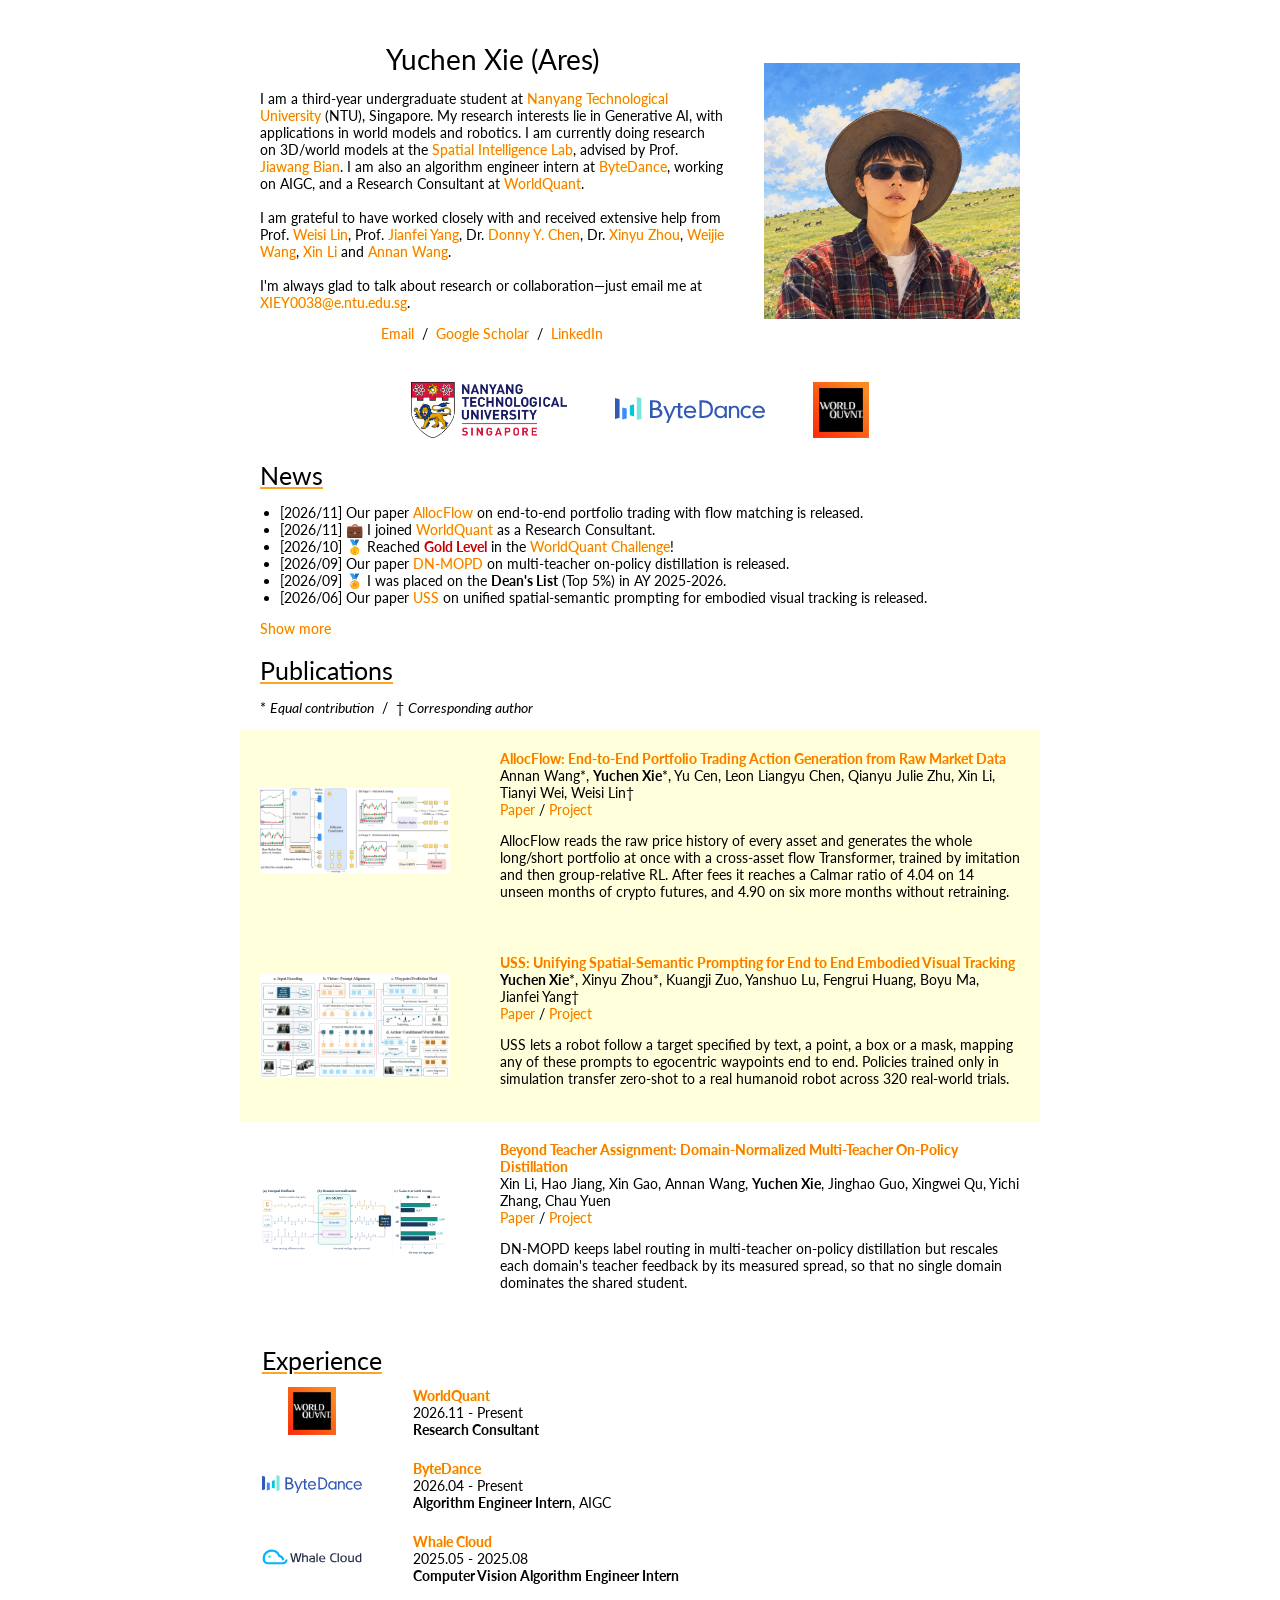
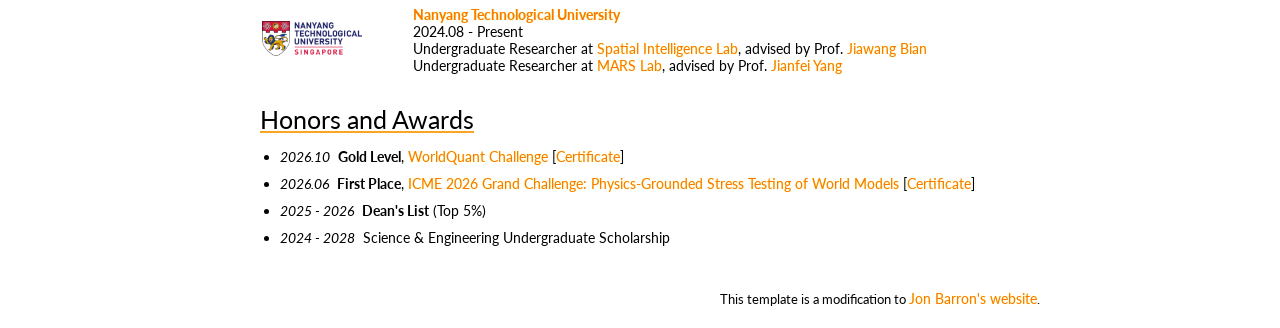
<file: index.html>
<!DOCTYPE HTML>
<html lang="en">

<head>
  <meta http-equiv="Content-Type" content="text/html; charset=UTF-8">
  <title>Xie Yuchen (Ares)</title>
  <meta name="author" content="Yuchen Xie">
  <meta name="description" content="Homepage of Xie Yuchen (Yuchen Xie, Ares), undergraduate researcher at Nanyang Technological University (NTU), Singapore, working on generative AI, world models and robotics.">
  <meta name="viewport" content="width=device-width, initial-scale=1">
  <link rel="canonical" href="https://aresxie.top/">
  <meta property="og:type" content="profile">
  <meta property="og:url" content="https://aresxie.top/">
  <meta property="og:title" content="Xie Yuchen (Ares)">
  <meta property="og:description" content="Undergraduate researcher at Nanyang Technological University (NTU) working on generative AI, world models and robotics.">
  <meta property="og:image" content="https://aresxie.top/images/main.jpg">
  <meta property="profile:first_name" content="Yuchen">
  <meta property="profile:last_name" content="Xie">
  <meta name="twitter:card" content="summary">
  <script type="application/ld+json">
  {
    "@context": "https://schema.org",
    "@type": "ProfilePage",
    "url": "https://aresxie.top/",
    "mainEntity": {
      "@type": "Person",
      "name": "Yuchen Xie",
      "alternateName": ["Xie Yuchen", "Ares Xie", "Ares"],
      "givenName": "Yuchen",
      "familyName": "Xie",
      "url": "https://aresxie.top/",
      "image": "https://aresxie.top/images/main.jpg",
      "email": "mailto:XIEY0038@e.ntu.edu.sg",
      "jobTitle": "Undergraduate Researcher",
      "affiliation": {
        "@type": "CollegeOrUniversity",
        "name": "Nanyang Technological University",
        "alternateName": "NTU",
        "url": "https://www.ntu.edu.sg/"
      },
      "knowsAbout": ["Generative AI", "World models", "Robotics", "Embodied visual tracking"],
      "sameAs": [
        "https://scholar.google.com/citations?user=Syh05DQAAAAJ",
        "https://www.linkedin.com/in/yuchen-xie-25627932a"
      ]
    }
  }
  </script>
  <link rel="stylesheet" type="text/css" href="stylesheet.css">
  <link rel="icon" type="image/jpeg" href="images/logo/favicon.jpg">
  <link rel="apple-touch-icon" href="images/logo/favicon.jpg">
</head>

<body>
  <table
    style="width:100%;max-width:800px;border:0px;border-spacing:0px;border-collapse:separate;margin-right:auto;margin-left:auto;">
    <tbody>
      <tr style="padding:0px">
        <td style="padding:0px">

          <!-- Intro -->
          <table class="intro"
            style="width:100%;border:0px;border-spacing:0px;border-collapse:separate;margin-right:auto;margin-left:auto;">
            <tbody>
              <tr style="padding:0px">
                <td style="padding:2.5%;width:63%;vertical-align:middle">
                  <p style="text-align:center">
                    <name>Yuchen Xie (Ares)</name>
                  </p>
                  <p>
                    I am a third-year undergraduate student at <a href="https://www.ntu.edu.sg/" target="_blank">Nanyang
                      Technological University</a> (NTU), Singapore. My research interests lie in
                    Generative AI, with applications in world models and robotics.
                    I am currently doing research on 3D/world models at the <a href="https://jwbian.net/group.html" target="_blank">Spatial Intelligence Lab</a>, advised
                    by Prof. <a href="https://jwbian.net/" target="_blank">Jiawang Bian</a>.
                    I am also an algorithm engineer intern at <a href="https://www.bytedance.com/en/"
                      target="_blank">ByteDance</a>, working on AIGC, and a Research Consultant at
                    <a href="https://www.worldquant.com/" target="_blank">WorldQuant</a>.
                    <br><br>
                    I am grateful to have worked closely with and received extensive help from Prof. <a
                      href="https://personal.ntu.edu.sg/wslin/"
                      target="_blank">Weisi Lin</a>, Prof. <a href="https://marsyang.site/" target="_blank">Jianfei
                      Yang</a>, Dr. <a href="https://donydchen.github.io/" target="_blank">Donny Y. Chen</a>, Dr. <a
                      href="https://scholar.google.com/citations?user=Zdm-YgkAAAAJ&hl=en" target="_blank">Xinyu
                      Zhou</a>, <a href="https://lhmd.top/" target="_blank">Weijie Wang</a>, <a href="https://lixin.ai/"
                      target="_blank">Xin Li</a> and <a href="https://scholar.google.com/citations?user=vZn0gL8AAAAJ&hl=en"
                      target="_blank">Annan Wang</a>.
                    <br><br>
                    I'm always glad to talk about research or collaboration&mdash;just email me at
                    <a href="mailto:XIEY0038@e.ntu.edu.sg">XIEY0038@e.ntu.edu.sg</a>.
                  </p>
                  <p style="text-align:center">
                    <a href="mailto:XIEY0038@e.ntu.edu.sg">Email</a> &nbsp;/&nbsp;
                    <a href="https://scholar.google.com/citations?user=Syh05DQAAAAJ&hl=en" target="_blank">Google Scholar</a> &nbsp;/&nbsp;
                    <a href="https://www.linkedin.com/in/yuchen-xie-25627932a" target="_blank">LinkedIn</a>
                  </p>
                </td>
                <td class="photo" style="padding:2.5%;width:37%;max-width:37%">
                  <a href="images/main.jpg"><img style="width:100%;max-width:100%" alt="Yuchen Xie (Ares)"
                      src="images/main.jpg"></a>
                </td>
              </tr>
            </tbody>
          </table>

          <!-- Affiliation logos -->
          <div class="logo-row">
            <a href="https://www.ntu.edu.sg/" target="_blank">
              <img class="logo-ntu" src="images/logo/ntu.png" alt="Nanyang Technological University">
            </a>
            <a href="https://www.bytedance.com/en/" target="_blank">
              <img class="logo-bytedance" src="images/logo/bytedance.svg" alt="ByteDance">
            </a>
            <a href="https://www.worldquant.com/" target="_blank">
              <img class="logo-worldquant" src="images/logo/worldquant.png" alt="WorldQuant">
            </a>
          </div>

          <!-- News -->
          <table
            style="width:100%;border:0px;border-spacing:0px;border-collapse:separate;margin-right:auto;margin-left:auto;">
            <tbody>
              <tr>
                <td style="padding:0px 2.5%;width:100%;vertical-align:middle">
                  <heading>News</heading>
                  <ul id="news-list" class="news-list" data-visible-count="6">
                    <li>[2026/11] Our paper <a href="https://allocflow.github.io/" target="_blank">AllocFlow</a> on
                      end-to-end portfolio trading with flow matching is released.</li>
                    <li>[2026/11] 💼 I joined <a href="https://www.worldquant.com/" target="_blank">WorldQuant</a> as a
                      Research Consultant.</li>
                    <li>[2026/10] 🥇 Reached <span class="paper-highlight">Gold Level</span> in the <a href="https://platform.worldquantbrain.com/" target="_blank">WorldQuant Challenge</a>!</li>
                    <li>[2026/09] Our paper <a href="https://lixin.ai/DN-MOPD" target="_blank">DN-MOPD</a> on
                      multi-teacher on-policy distillation is released.</li>
                    <li>[2026/09] 🏅 I was placed on the <strong>Dean's List</strong> (Top 5%) in AY 2025-2026.</li>
                    <li>[2026/06] Our paper <a href="https://arescheah.github.io/uss/"
                        target="_blank">USS</a> on unified spatial-semantic prompting for embodied visual tracking is
                      released.</li>
                    <li>[2026/06] 🏆 Won <span class="paper-highlight">First Place</span> in the <a
                        href="https://icme2026-challenge-worldmodel.github.io/" target="_blank">ICME 2026 Grand
                        Challenge: Physics-Grounded Stress Testing of World Models</a>!</li>
                    <li>[2026/04] 💼 I joined <a href="https://www.bytedance.com/en/" target="_blank">ByteDance</a> as
                      an algorithm engineer intern, working on AIGC.</li>
                    <li>[2025/05] 💼 I joined <a href="https://www.iwhalecloud.com/" target="_blank">Whale Cloud</a> as
                      a computer vision algorithm engineer intern.</li>
                  </ul>
                  <button id="news-toggle" class="news-toggle" type="button" hidden>Show more</button>
                </td>
              </tr>
            </tbody>
          </table>

          <!-- Publications -->
          <table
            style="width:100%;border:0px;border-spacing:0px;border-collapse:separate;margin-right:auto;margin-left:auto;">
            <tbody>
              <tr>
                <td colspan="2" style="padding:0px 2.5%">
                  <heading>Publications</heading>
                  <p>
                    <span>&#42;</span> <em>Equal contribution</em> &nbsp;/&nbsp; <span>&#8224;</span>
                    <em>Corresponding author</em>
                  </p>
                </td>
              </tr>

              <tr class="paper-row" bgcolor="#ffffdc">
                <td style="padding:20px;width:30%;vertical-align:middle">
                  <img class="paper-img" src="images/allocflow.jpg" alt="AllocFlow overview">
                </td>
                <td style="padding:20px;width:70%;vertical-align:middle">
                  <a href="https://allocflow.github.io/" target="_blank">
                    <papertitle>AllocFlow: End-to-End Portfolio Trading Action Generation from Raw Market Data
                    </papertitle>
                  </a>
                  <br>
                  <a class="a2" href="https://scholar.google.com/citations?user=vZn0gL8AAAAJ&hl=en" target="_blank">Annan Wang</a><span>&#42;</span>,
                  <a class="a2" href="./"><strong>Yuchen Xie</strong></a><span>&#42;</span>,
                  <a class="a2" href="https://www.linkedin.com/in/yu-cen-2999691a1/" target="_blank">Yu Cen</a>,
                  <a class="a2" href="https://cliangyu.com/" target="_blank">Leon Liangyu Chen</a>,
                  <a class="a2" href="https://qianyu-zhu.github.io/" target="_blank">Qianyu Julie Zhu</a>,
                  <a class="a2" href="https://lixin.ai/" target="_blank">Xin Li</a>,
                  <a class="a2" href="https://wtybest.github.io/" target="_blank">Tianyi Wei</a>,
                  <a class="a2" href="https://personal.ntu.edu.sg/wslin/Home.html" target="_blank">Weisi Lin</a><span>&#8224;</span>
                  <br>
                  <a href="https://arxiv.org/abs/2611.19937" target="_blank">Paper</a>
                  /
                  <a href="https://allocflow.github.io/" target="_blank">Project</a>
                  <p></p>
                  <p>
                    AllocFlow reads the raw price history of every asset and generates the whole long/short portfolio
                    at once with a cross-asset flow Transformer, trained by imitation and then group-relative RL. After
                    fees it reaches a Calmar ratio of 4.04 on 14 unseen months of crypto futures, and 4.90 on six more
                    months without retraining.
                  </p>
                </td>
              </tr>

              <tr class="paper-row" bgcolor="#ffffdc">
                <td style="padding:20px;width:30%;vertical-align:middle">
                  <img class="paper-img" src="images/uss.png" alt="USS method">
                </td>
                <td style="padding:20px;width:70%;vertical-align:middle">
                  <a href="https://arescheah.github.io/uss/" target="_blank">
                    <papertitle>USS: Unifying Spatial-Semantic Prompting for End to End Embodied Visual Tracking
                    </papertitle>
                  </a>
                  <br>
                  <a class="a2" href="./"><strong>Yuchen Xie</strong></a><span>&#42;</span>,
                  <a class="a2" href="https://scholar.google.com/citations?user=Zdm-YgkAAAAJ&hl=en" target="_blank">Xinyu Zhou</a><span>&#42;</span>,
                  Kuangji Zuo,
                  Yanshuo Lu,
                  Fengrui Huang,
                  Boyu Ma,
                  <a class="a2" href="https://marsyang.site/" target="_blank">Jianfei Yang</a><span>&#8224;</span>
                  <br>
                  <a href="https://arxiv.org/abs/2606.25880" target="_blank">Paper</a>
                  /
                  <a href="https://arescheah.github.io/uss/" target="_blank">Project</a>
                  <p></p>
                  <p>
                    USS lets a robot follow a target specified by text, a point, a box or a mask, mapping any of
                    these prompts to egocentric waypoints end to end. Policies trained only in simulation transfer
                    zero-shot to a real humanoid robot across 320 real-world trials.
                  </p>
                </td>
              </tr>

              <tr class="paper-row">
                <td style="padding:20px;width:30%;vertical-align:middle">
                  <img class="paper-img" src="images/dn-mopd.svg" alt="DN-MOPD overview">
                </td>
                <td style="padding:20px;width:70%;vertical-align:middle">
                  <a href="https://lixin.ai/DN-MOPD" target="_blank">
                    <papertitle>Beyond Teacher Assignment: Domain-Normalized Multi-Teacher On-Policy Distillation
                    </papertitle>
                  </a>
                  <br>
                  <a class="a2" href="https://lixin.ai/" target="_blank">Xin Li</a>,
                  Hao Jiang,
                  Xin Gao,
                  <a class="a2" href="https://scholar.google.com/citations?user=vZn0gL8AAAAJ&hl=en" target="_blank">Annan Wang</a>,
                  <a class="a2" href="./"><strong>Yuchen Xie</strong></a>,
                  Jinghao Guo,
                  Xingwei Qu,
                  Yichi Zhang,
                  Chau Yuen
                  <br>
                  <a href="https://arxiv.org/abs/2609.35347" target="_blank">Paper</a>
                  /
                  <a href="https://lixin.ai/DN-MOPD" target="_blank">Project</a>
                  <p></p>
                  <p>
                    DN-MOPD keeps label routing in multi-teacher on-policy distillation but rescales each domain's
                    teacher feedback by its measured spread, so that no single domain dominates the shared student.
                  </p>
                </td>
              </tr>
            </tbody>
          </table>

          <!-- Experience -->
          <table width="100%" align="center" border="0" cellpadding="10">
            <tbody>
              <tr>
                <td colspan="2" style="padding:0px 2.5%">
                  <heading>Experience</heading>
                </td>
              </tr>
              <tr>
                <td style="padding-left:20px;padding-right:20px;width:20%;vertical-align:middle">
                  <img class="exp-logo exp-logo-square" src="images/logo/worldquant.png" alt="WorldQuant">
                </td>
                <td width="80%" valign="center">
                  <strong><a href="https://www.worldquant.com/" target="_blank">WorldQuant</a></strong>
                  <br> 2026.11 - Present
                  <br> <strong>Research Consultant</strong>
                </td>
              </tr>
              <tr>
                <td style="padding-left:20px;padding-right:20px;width:20%;vertical-align:middle">
                  <img class="exp-logo" src="images/logo/bytedance.svg" alt="ByteDance">
                </td>
                <td width="80%" valign="center">
                  <strong><a href="https://www.bytedance.com/en/" target="_blank">ByteDance</a></strong>
                  <br> 2026.04 - Present
                  <br> <strong>Algorithm Engineer Intern</strong>, AIGC
                </td>
              </tr>
              <tr>
                <td style="padding-left:20px;padding-right:20px;width:20%;vertical-align:middle">
                  <img class="exp-logo" src="images/logo/whalecloud.svg" alt="Whale Cloud">
                </td>
                <td width="80%" valign="center">
                  <strong><a href="https://www.iwhalecloud.com/" target="_blank">Whale Cloud</a></strong>
                  <br> 2025.05 - 2025.08
                  <br> <strong>Computer Vision Algorithm Engineer Intern</strong>
                </td>
              </tr>
              <tr>
                <td style="padding-left:20px;padding-right:20px;width:20%;vertical-align:middle">
                  <img class="exp-logo" src="images/logo/ntu.png" alt="Nanyang Technological University">
                </td>
                <td width="80%" valign="center">
                  <strong><a href="https://www.ntu.edu.sg/" target="_blank">Nanyang Technological
                      University</a></strong>
                  <br> 2024.08 - Present
                  <br> Undergraduate Researcher at <a href="https://jwbian.net/group.html" target="_blank">Spatial Intelligence Lab</a>, advised by Prof.
                  <a href="https://jwbian.net/" target="_blank">Jiawang Bian</a>
                  <br> Undergraduate Researcher at <a href="https://marslab.tech/" target="_blank">MARS Lab</a>,
                  advised by Prof. <a href="https://marsyang.site/" target="_blank">Jianfei Yang</a>
                </td>
              </tr>
            </tbody>
          </table>

          <!-- Awards -->
          <table
            style="width:100%;border:0px;border-spacing:0px;border-collapse:separate;margin-right:auto;margin-left:auto;">
            <tbody>
              <tr>
                <td style="padding:0px 2.5%;width:100%;vertical-align:middle">
                  <heading>Honors and Awards</heading>
                  <ul class="news-list awards-list">
                    <li><em>2026.10</em> &nbsp;<strong>Gold Level</strong>, <a href="https://platform.worldquantbrain.com/" target="_blank">WorldQuant Challenge</a>
                      [<a href="images/worldquant_gold_certificate.pdf" target="_blank">Certificate</a>]</li>
                    <li><em>2026.06</em> &nbsp;<strong>First Place</strong>, <a
                        href="https://icme2026-challenge-worldmodel.github.io/" target="_blank">ICME 2026 Grand
                        Challenge: Physics-Grounded Stress Testing of World Models</a>
                      [<a href="images/icme2026_certificate.jpg" target="_blank">Certificate</a>]</li>
                    <li><em>2025 - 2026</em> &nbsp;<strong>Dean's List</strong> (Top 5%)</li>
                    <li><em>2024 - 2028</em> &nbsp;Science &amp; Engineering Undergraduate Scholarship</li>
                  </ul>
                </td>
              </tr>
            </tbody>
          </table>

          <!-- Footer -->
          <table
            style="width:100%;border:0px;border-spacing:0px;border-collapse:separate;margin-right:auto;margin-left:auto;">
            <tbody>
              <tr>
                <td style="padding:0px">
                  <br>
                  <p style="text-align:right;font-size:small;">
                    This template is a modification to <a href="https://jonbarron.info/" target="_blank">Jon Barron's
                      website</a>.
                  </p>
                </td>
              </tr>
            </tbody>
          </table>

        </td>
      </tr>
    </tbody>
  </table>

  <script>
    (function () {
      var newsList = document.getElementById('news-list');
      var newsToggle = document.getElementById('news-toggle');
      if (!newsList || !newsToggle) return;

      var visibleCount = parseInt(newsList.getAttribute('data-visible-count'), 10) || 5;
      var newsItems = Array.prototype.slice.call(newsList.querySelectorAll('li'));
      if (newsItems.length <= visibleCount) return;

      var expanded = false;
      function renderNews() {
        newsItems.forEach(function (item, index) {
          item.hidden = !expanded && index >= visibleCount;
        });
        newsToggle.textContent = expanded ? 'Show less' : 'Show more';
        newsToggle.setAttribute('aria-expanded', String(expanded));
      }

      newsToggle.hidden = false;
      newsToggle.addEventListener('click', function () {
        expanded = !expanded;
        renderNews();
      });
      renderNews();
    })();
  </script>
</body>

</html>
</file>
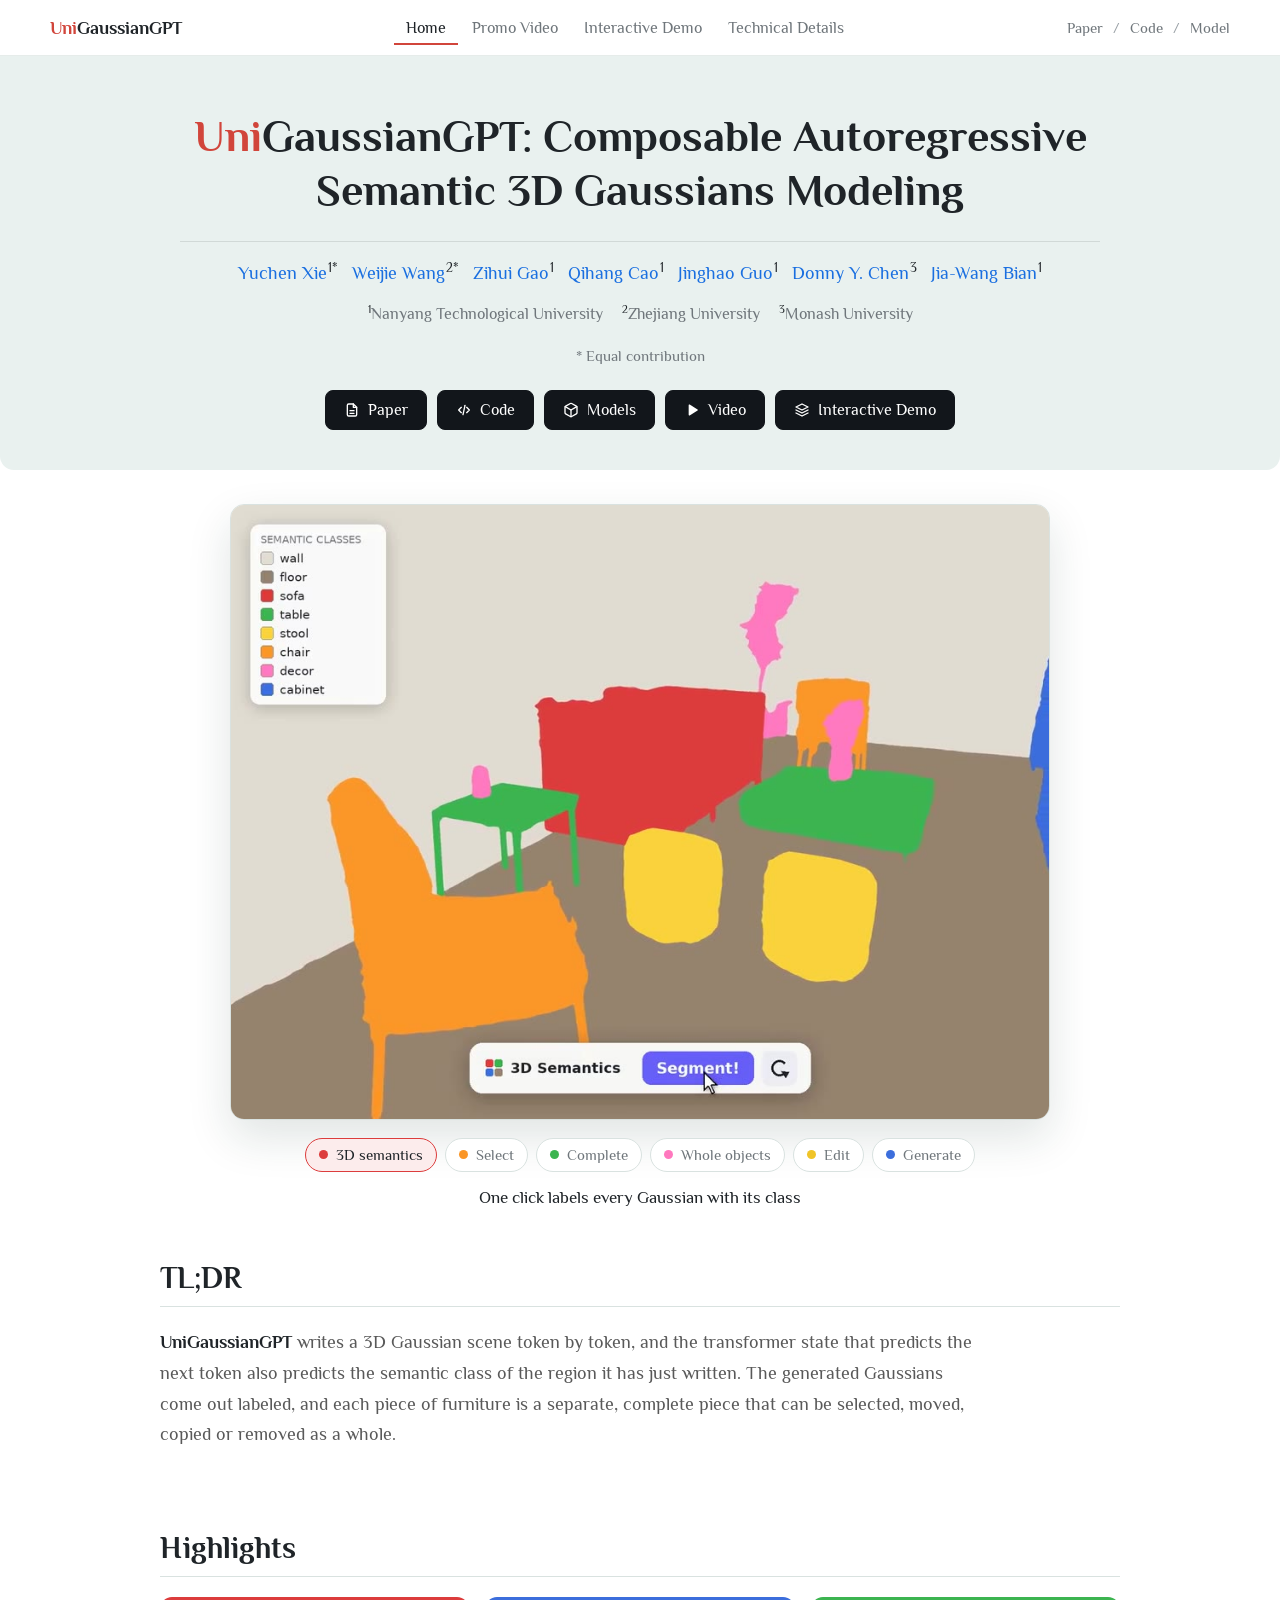
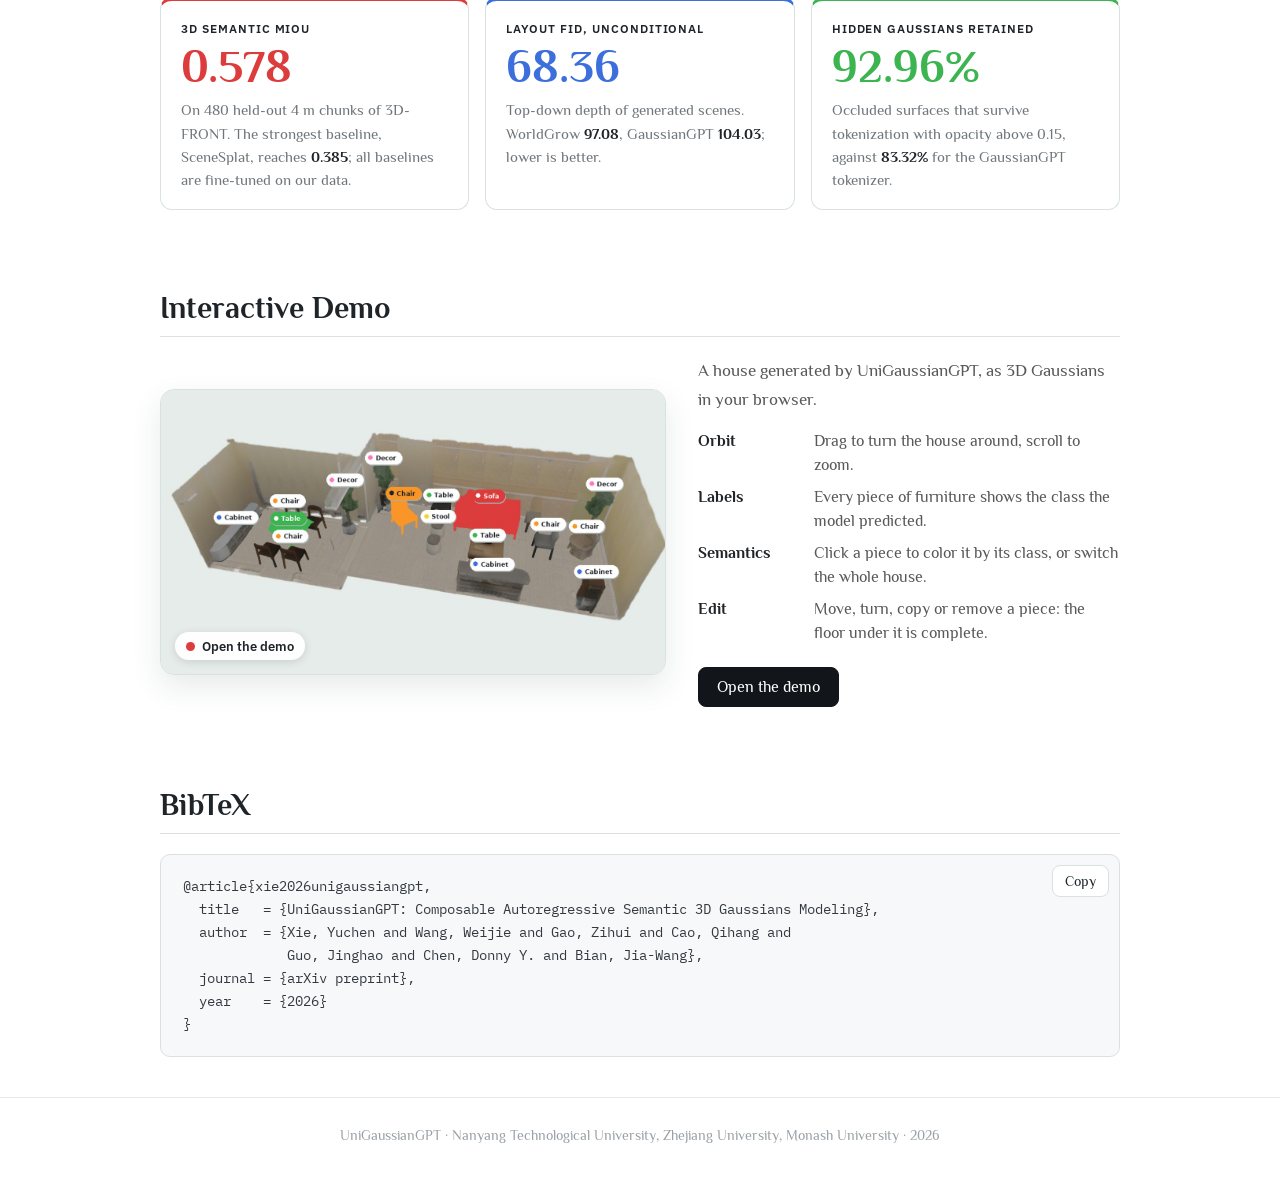
<file: unigaussiangpt/index.html>
<!doctype html>
<html lang="en">
<head>
<meta charset="utf-8">
<meta name="viewport" content="width=device-width, initial-scale=1, viewport-fit=cover">
<title>UniGaussianGPT</title>
<meta name="description" content="UniGaussianGPT: one autoregressive model that generates 3D Gaussian scenes and labels every Gaussian with its semantic class. Promo video, interactive console and technical details.">
<meta name="theme-color" content="#e9f1ef">
<link rel="icon" type="image/svg+xml" href="assets/brand/favicon.svg">
<link rel="preconnect" href="https://fonts.googleapis.com">
<link rel="preconnect" href="https://fonts.gstatic.com" crossorigin>
<link rel="stylesheet" href="https://fonts.googleapis.com/css2?family=Philosopher:ital,wght@0,400;0,700;1,400&family=IBM+Plex+Sans:ital,wght@0,400;0,500;0,600;1,400&family=IBM+Plex+Mono:wght@400;500&display=swap">
<link rel="stylesheet" href="assets/vendor/katex/katex.min.css">
<style>
*, *::before, *::after { box-sizing: border-box; }
/* Light academic style after Weijie Wang's project pages (VolSplat, ZPressor, DriveGen3D): a pale
   tinted band for the title block, the method's name keyed in colour, blue author links, black
   buttons, Philosopher type, grey body text, section headings over a rule. */
:root {
  color-scheme: light;
  --bg: #ffffff;
  --band: #e9f1ef;
  --surface: #f5f8f7;
  --surface-2: #eef3f2;
  --line: #d9e2e0;
  --line-soft: #e6ecea;
  --ink: #1f2428;
  --text: #595959;
  --muted: #6f767b;
  --faint: #9aa1a6;
  --link: #1a6fe0;
  --key: #d1453b;
  --accent: #13836f;
  --btn: #12161b;
  --best: rgba(19, 131, 111, 0.13);
  --ours: rgba(250, 150, 40, 0.12);
  --serif: "Philosopher", "Optima", "Candara", "Segoe UI", system-ui, sans-serif;
  --display: var(--serif);
  --body: var(--serif);
  --ui: "IBM Plex Sans", "Segoe UI", system-ui, -apple-system, sans-serif;
  --mono: "IBM Plex Mono", ui-monospace, "SF Mono", Menlo, Consolas, monospace;
  --nav-h: 56px;
  --ease: cubic-bezier(0.2, 0.7, 0.2, 1);
  --wrap: min(960px, 100% - 32px);
  --c-sofa: rgb(220, 60, 60); --c-chair: rgb(250, 150, 40); --c-stool: rgb(240, 196, 40); --c-table: rgb(60, 180, 80);
  --c-cabinet: rgb(60, 110, 220); --c-decor: rgb(255, 120, 190); --c-floor: rgb(150, 130, 110);
}
html { background: var(--bg); scroll-behavior: smooth; }
body { margin: 0; background: var(--bg); color: var(--text); font: 400 17px/1.7 var(--body); -webkit-font-smoothing: antialiased; }
img, video, canvas { max-width: 100%; display: block; }
a { color: var(--link); text-decoration: none; }
a:hover { text-decoration: underline; }
:focus-visible { outline: 2px solid var(--link); outline-offset: 3px; border-radius: 4px; }
[hidden] { display: none !important; }
.wrap { width: var(--wrap); margin-inline: auto; }
h1, h2, h3 { font-family: var(--display); font-weight: 700; color: var(--ink); letter-spacing: 0; line-height: 1.2; text-wrap: balance; margin: 0; }
p { margin: 0; }
b, strong { color: #3d4246; }
.eyebrow { font: 600 12px/1 var(--ui); letter-spacing: 0.12em; text-transform: uppercase; color: var(--accent); }
.sr-only { position: absolute; width: 1px; height: 1px; overflow: hidden; clip: rect(0 0 0 0); white-space: nowrap; }
.key { color: var(--key); }

/* ---------- nav */
.site-nav { position: fixed; inset: 0 0 auto 0; z-index: 50; height: calc(var(--nav-h) + env(safe-area-inset-top, 0px)); padding: env(safe-area-inset-top, 0px) max(16px, calc((100% - 1180px) / 2)) 0;
  display: flex; align-items: center; gap: 24px; background: rgba(255, 255, 255, 0.86); backdrop-filter: blur(12px) saturate(150%); -webkit-backdrop-filter: blur(12px) saturate(150%); border-bottom: 1px solid var(--line-soft); }
.wordmark { font: 700 18px/1 var(--display); color: var(--ink); white-space: nowrap; }
.wordmark:hover { text-decoration: none; }
.site-nav-links { display: flex; gap: 2px; margin-inline: auto; }
.site-nav-links a { font: 400 16px/1 var(--body); color: var(--muted); padding: 9px 12px; border-radius: 8px; white-space: nowrap; transition: color .2s, background .2s; }
.site-nav-links a:hover { color: var(--ink); background: var(--surface); text-decoration: none; }
.site-nav-links a[aria-current="page"] { color: var(--ink); box-shadow: inset 0 -2px 0 var(--key); border-radius: 0; }
.site-nav-side { display: flex; align-items: center; gap: 10px; font: 400 15px/1 var(--body); color: var(--faint); }
.site-nav-side a { color: var(--muted); }
.site-nav-side a:hover { color: var(--ink); text-decoration: none; }
@media (max-width: 860px) {
  .site-nav { flex-wrap: wrap; height: auto; padding-block: calc(10px + env(safe-area-inset-top, 0px)) 6px; row-gap: 4px; }
  .site-nav-links { order: 3; width: 100%; margin: 0; overflow-x: auto; }
  .site-nav-side { margin-left: auto; }
}
main.page-view { padding-top: var(--nav-h); min-height: 100vh; }
@media (max-width: 860px) { main.page-view { padding-top: 96px; } }

/* ---------- title band */
.band { background: var(--band); border-radius: 0 0 14px 14px; padding: 54px 16px 40px; }
.band-inner { width: min(920px, 100%); margin-inline: auto; text-align: center; display: grid; gap: 14px; justify-items: center; }
.title { font: 700 clamp(28px, 4.2vw, 44px)/1.22 var(--display); color: var(--ink); max-width: 900px; }
.band hr { width: 100%; border: 0; border-top: 1px solid rgba(0, 0, 0, 0.1); margin: 10px 0 4px; }
.authors { display: flex; flex-wrap: wrap; justify-content: center; gap: 2px 14px; font: 400 clamp(16px, 1.7vw, 18px)/1.5 var(--body); max-width: 860px; }
.authors a { color: var(--link); }
.authors sup, .affiliations sup { font: 400 0.7em/0 var(--body); color: var(--ink); margin-left: 1px; }
.affiliations { display: flex; flex-wrap: wrap; justify-content: center; gap: 2px 18px; color: var(--muted); font-size: 16px; }
.author-notes { color: var(--muted); font-size: 15px; }
.resource-links { display: flex; flex-wrap: wrap; justify-content: center; gap: 10px; margin-top: 8px; }
.btn { display: inline-flex; align-items: center; gap: 8px; height: 40px; padding: 0 18px; border-radius: 8px; border: 1px solid var(--btn); background: var(--btn); color: #fff;
  font: 400 16px/1 var(--body); cursor: pointer; transition: background .2s, transform .2s var(--ease), box-shadow .2s; }
.btn:hover { background: #2b323a; text-decoration: none; box-shadow: 0 6px 16px rgba(18, 22, 27, 0.18); }
.btn:active { transform: translateY(1px); }
.btn svg { width: 16px; height: 16px; flex: none; }
.btn.light { background: #fff; color: var(--ink); border-color: var(--line); }
.btn.light:hover { background: var(--surface); box-shadow: none; }

/* ---------- highlights video (autoplays under the title band) */
.hl { padding-block: 34px 8px; }
.hl-frame { margin: 0 auto; width: min(820px, 100%); border-radius: 14px; overflow: hidden; background: #fff; border: 1px solid var(--line); box-shadow: 0 18px 44px rgba(26, 52, 48, 0.13); }
.hl-frame video { width: 100%; aspect-ratio: 4 / 3; }
.steps { display: flex; flex-wrap: wrap; justify-content: center; gap: 8px; margin-top: 18px; }
.steps button { position: relative; overflow: hidden; display: inline-flex; align-items: center; gap: 8px; height: 34px; padding: 0 13px; border-radius: 999px; border: 1px solid var(--line); background: #fff;
  color: var(--muted); font: 400 15px/1 var(--body); cursor: pointer; transition: color .2s, border-color .2s, background .2s; }
.steps button i { width: 9px; height: 9px; border-radius: 50%; background: var(--dot); flex: none; }
.steps button:hover { color: var(--ink); border-color: #b9c6c3; }
.steps button[aria-pressed="true"] { color: var(--ink); border-color: var(--dot); background: color-mix(in srgb, var(--dot) 10%, #fff); }
.steps button::after { content: ""; position: absolute; left: 0; bottom: 0; height: 2px; width: calc(var(--p, 0) * 100%); background: var(--dot); opacity: 0; }
.steps button[aria-pressed="true"]::after { opacity: 1; }

/* ---------- home sections */
.section { padding-block: 40px; }
.section h2, .section-title { font-size: clamp(24px, 2.8vw, 30px); padding-bottom: 10px; border-bottom: 1px solid var(--line); margin-bottom: 20px; }
.lead { font-size: 18px; max-width: 74ch; }
.lead b { color: var(--ink); }
.figure { margin: 0; display: grid; gap: 12px; }
.figure .frame { background: #fff; border-radius: 12px; padding: clamp(8px, 1.6vw, 16px); overflow: hidden; border: 1px solid var(--line-soft); }
.figure .frame.dark { background: var(--surface); padding: 0; }
.figure .frame.tall img { max-width: 640px; margin-inline: auto; }
.figure figcaption { color: var(--muted); font-size: 15px; line-height: 1.6; max-width: 900px; }
.figure figcaption b { color: var(--ink); font-weight: 700; }
.stats { display: grid; grid-template-columns: repeat(3, minmax(0, 1fr)); gap: 16px; }
.stat { border: 1px solid var(--line); border-top: 4px solid var(--dot, var(--accent)); border-radius: 12px; padding: 20px 20px 18px; background: #fff; display: grid; gap: 8px; align-content: start; }
.stat .v { font: 700 clamp(34px, 4.2vw, 46px)/1 var(--display); color: var(--dot, var(--accent)); font-variant-numeric: tabular-nums; }
.stat .k { font: 600 12px/1.3 var(--ui); letter-spacing: 0.08em; text-transform: uppercase; color: var(--ink); }
.stat p { color: var(--muted); font-size: 15px; line-height: 1.55; }
.stat p b { color: var(--ink); font-variant-numeric: tabular-nums; }
@media (max-width: 760px) { .stats { grid-template-columns: 1fr; } }
.split { display: grid; grid-template-columns: minmax(0, 1.2fr) minmax(0, 1fr); gap: 32px; align-items: center; }
@media (max-width: 860px) { .split { grid-template-columns: 1fr; } }
.console-teaser { position: relative; display: block; border-radius: 14px; overflow: hidden; border: 1px solid var(--line); background: var(--surface); box-shadow: 0 12px 30px rgba(26, 52, 48, 0.10); }
.console-teaser img { width: 100%; aspect-ratio: 16 / 9; object-fit: cover; transition: transform .6s var(--ease); }
.console-teaser:hover { text-decoration: none; }
.console-teaser:hover img { transform: scale(1.02); }
.console-teaser .chip { position: absolute; left: 14px; bottom: 14px; }
.ops { list-style: none; padding: 0; margin: 14px 0 22px; display: grid; gap: 8px; }
.ops li { display: grid; grid-template-columns: 104px 1fr; gap: 12px; color: var(--text); font-size: 16px; line-height: 1.5; }
.ops li b { color: var(--ink); font-weight: 700; }
.chip { display: inline-flex; align-items: center; gap: 7px; height: 28px; padding: 0 11px; border-radius: 999px; background: rgba(255, 255, 255, 0.95); color: #1f2428; font: 600 13px/1 var(--ui); box-shadow: 0 2px 8px rgba(0, 0, 0, 0.12); }
.chip i { width: 9px; height: 9px; border-radius: 50%; background: var(--dot, #fa9628); }
.bib { position: relative; background: #f6f8fa; border: 1px solid var(--line); border-radius: 10px; }
.bib pre { margin: 0; padding: 20px 22px; overflow-x: auto; font: 400 13.5px/1.7 var(--mono); color: #33393f; }
.bib .copy { position: absolute; top: 10px; right: 10px; height: 32px; padding: 0 12px; font-size: 14px; }
.note { color: var(--faint); font-size: 14px; margin-top: 10px; }

/* ---------- promo */
.promo-stage { padding-block: 36px 64px; display: grid; gap: 20px; }
.page-head { display: grid; gap: 10px; max-width: 780px; }
.page-head h1 { font-size: clamp(26px, 3.2vw, 36px); }
.page-head p { color: var(--text); }
.promo-stage video { width: 100%; border-radius: 14px; background: #000; border: 1px solid var(--line); aspect-ratio: 16 / 9; box-shadow: 0 18px 44px rgba(26, 52, 48, 0.14); }
.chapters { display: flex; flex-wrap: wrap; gap: 8px; }
.chapters button { font: 400 15px/1 var(--body); color: var(--muted); background: #fff; border: 1px solid var(--line); border-radius: 999px; height: 34px; padding: 0 14px; cursor: pointer; }
.chapters button:hover { color: var(--ink); border-color: #b9c6c3; }
.chapters button span { font-family: var(--mono); font-size: 12px; color: var(--faint); margin-right: 6px; }

/* ---------- console */
.console-page { padding-block: 28px 56px; display: grid; gap: 16px; }
.console-strip { display: flex; flex-wrap: wrap; align-items: end; justify-content: space-between; gap: 14px 28px; }
.console-strip h1 { font-size: clamp(24px, 3vw, 32px); margin-top: 8px; }
.console-strip p { color: var(--text); max-width: 66ch; margin-top: 8px; }
.console { position: relative; border-radius: 14px; overflow: hidden; border: 1px solid var(--line);
  background: radial-gradient(120% 120% at 50% 0%, #f7faf9 0%, #e4ebe9 75%); height: min(72vh, 720px); min-height: 420px; touch-action: none; box-shadow: 0 18px 44px rgba(26, 52, 48, 0.12); }
.console canvas { width: 100%; height: 100%; cursor: grab; }
.console.is-dragging canvas { cursor: grabbing; }
.console-bar { position: absolute; left: 50%; bottom: 16px; transform: translateX(-50%); display: flex; gap: 6px; padding: 6px; border-radius: 14px; background: rgba(255, 255, 255, 0.97);
  box-shadow: 0 10px 30px rgba(20, 40, 40, 0.18); max-width: calc(100% - 24px); overflow-x: auto; }
.console-bar button { flex: none; display: inline-flex; align-items: center; gap: 7px; height: 38px; padding: 0 13px; border: 0; border-radius: 10px; background: transparent; color: #1a2130;
  font: 600 14px/1 var(--ui); cursor: pointer; }
.console-bar button:hover:not(:disabled) { background: #edf2f1; }
.console-bar button:disabled { color: #a3abb8; cursor: default; }
.console-bar button svg { width: 17px; height: 17px; }
.console-bar .seg { display: flex; background: #eef2f1; border-radius: 10px; padding: 3px; gap: 2px; }
.console-bar .seg button { height: 32px; }
.console-bar .seg button[aria-pressed="true"] { background: var(--btn); color: #fff; }
.console-bar .sep { width: 1px; background: #dde4e2; margin: 6px 2px; flex: none; }
.console-legend { position: absolute; top: 14px; left: 14px; list-style: none; margin: 0; padding: 10px 12px; border-radius: 12px; background: rgba(255, 255, 255, 0.95); color: #1a2130;
  display: grid; gap: 5px; font: 500 12px/1.2 var(--ui); text-transform: capitalize; box-shadow: 0 4px 14px rgba(20, 40, 40, 0.10); }
.console-legend::before { content: "Semantic classes"; font: 600 10px/1 var(--ui); letter-spacing: 0.1em; text-transform: uppercase; color: #6b7487; margin-bottom: 3px; }
.console-legend li { display: flex; align-items: center; gap: 8px; }
.console-legend i { width: 11px; height: 11px; border-radius: 3px; }
.console-status { position: absolute; top: 14px; right: 14px; max-width: min(360px, 60%); padding: 9px 12px; border-radius: 10px; background: rgba(255, 255, 255, 0.92); color: #2b3137;
  font: 500 13px/1.45 var(--ui); box-shadow: 0 4px 14px rgba(20, 40, 40, 0.10); }
.console-tags { position: absolute; inset: 0; pointer-events: none; overflow: hidden; }
.console-tags .tag { position: absolute; left: 0; top: 0; pointer-events: auto; display: inline-flex; align-items: center; gap: 6px; height: 24px; padding: 0 9px 0 7px; border: 0; border-radius: 999px;
  background: rgba(255, 255, 255, 0.93); color: #1f2428; font: 600 12px/1 var(--ui); text-transform: capitalize; white-space: nowrap; cursor: pointer;
  box-shadow: 0 2px 8px rgba(20, 30, 30, 0.18); transition: opacity .18s, background .18s, color .18s; }
.console-tags .tag i { width: 8px; height: 8px; border-radius: 50%; background: var(--dot); flex: none; }
.console-tags .tag:hover { background: #fff; }
.console-tags .tag.is-on { background: var(--dot); color: var(--on-ink, #fff); }
.console-tags .tag.is-on i { background: var(--on-ink, #fff); }
.console-tags .tag.is-active { box-shadow: 0 0 0 2px #1f2428, 0 4px 12px rgba(20, 30, 30, 0.25); }
.console-tags .tag.is-hidden { opacity: 0; pointer-events: none; }
.console.is-dragging .console-tags .tag { pointer-events: none; }
.console-load { position: absolute; inset: 0; display: grid; place-items: center; color: var(--muted); font: 500 14px/1 var(--mono); }
.console.is-ready .console-load { display: none; }
.keys { display: flex; flex-wrap: wrap; gap: 8px 18px; color: var(--muted); font: 400 14px/1.6 var(--ui); }
.keys kbd { font: 500 12px/1 var(--mono); color: var(--ink); background: #fff; border: 1px solid var(--line); border-bottom-width: 2px; border-radius: 6px; padding: 3px 7px; margin-right: 4px; }
.console-foot { color: var(--muted); font-size: 15px; max-width: 92ch; }

/* ---------- technical details */
.tech { padding-block: 40px 88px; }
.tech-grid { display: grid; grid-template-columns: 190px minmax(0, 1fr); gap: 44px; }
.tech-grid .wrap, .tech { --wrap: min(1120px, 100% - 32px); }
.toc { position: sticky; top: calc(var(--nav-h) + 28px); align-self: start; display: grid; gap: 2px; font-size: 15px; }
.toc a { color: var(--muted); padding: 5px 10px; border-left: 2px solid var(--line-soft); }
.toc a:hover { color: var(--ink); border-left-color: var(--key); text-decoration: none; }
@media (max-width: 900px) { .tech-grid { grid-template-columns: 1fr; } .toc { display: none; } }
.tech-hero { display: grid; gap: 12px; margin-bottom: 40px; }
.tech-hero h1 { font-size: clamp(28px, 3.4vw, 40px); line-height: 1.18; }
.tech-hero .by { color: var(--muted); font-size: 16px; }
.tech-section { padding-block: 30px; display: grid; gap: 18px; scroll-margin-top: calc(var(--nav-h) + 16px); }
.tech-section:first-of-type { padding-top: 0; }
.tech-section h2 { font-size: clamp(22px, 2.6vw, 28px); padding-bottom: 10px; border-bottom: 1px solid var(--line); }
.tech-section h3 { font-size: 19px; margin-top: 8px; }
.prose { display: grid; gap: 14px; max-width: 76ch; color: #4f555a; }
.prose b { color: var(--ink); font-weight: 700; }
.katex { font-size: 1.04em; }
.eq { overflow-x: auto; padding: 4px 0; color: var(--ink); }
.tbl { overflow-x: auto; border: 1px solid var(--line); border-radius: 10px; background: #fff; }
table { width: 100%; border-collapse: collapse; font: 400 14px/1.4 var(--ui); font-variant-numeric: tabular-nums; color: #3d4349; }
th, td { padding: 9px 12px; text-align: right; white-space: nowrap; border-bottom: 1px solid var(--line-soft); }
th:first-child, td:first-child { text-align: left; }
thead th { font: 600 12px/1.3 var(--ui); color: var(--muted); letter-spacing: 0.02em; background: var(--surface); }
thead tr:first-child th { color: var(--ink); }
tbody tr:last-child td { border-bottom: 0; }
td.best { background: var(--best); color: #0c5a4b; font-weight: 700; }
tr.ours td { background: var(--ours); }
tr.ours td.best { background: linear-gradient(var(--best), var(--best)), var(--ours); }
tr.ours td:first-child { color: #b4520a; font-weight: 700; }
tr.group td { font: 600 11px/1 var(--ui); letter-spacing: 0.1em; text-transform: uppercase; color: var(--faint); text-align: left; padding-top: 14px; background: transparent; }
td.na { color: var(--faint); }
.cap { color: var(--muted); font-size: 15px; line-height: 1.6; max-width: 90ch; }
.cap b { color: var(--ink); font-weight: 700; }
.two { display: grid; grid-template-columns: minmax(0, 1.2fr) minmax(0, 1fr); gap: 18px; }
@media (max-width: 900px) { .two { grid-template-columns: 1fr; } }

.site-footer { border-top: 1px solid var(--line-soft); padding: 26px 16px 40px; color: var(--faint); font-size: 14px; text-align: center; }
@media (prefers-reduced-motion: reduce) { *, *::before, *::after { transition: none !important; animation: none !important; scroll-behavior: auto !important; } }
.promo-stage { --wrap: min(1040px, 100% - 32px); }
.console-page { --wrap: min(1180px, 100% - 32px); }
.step-cap { text-align: center; color: var(--ink); font-size: 17px; margin-top: 12px; min-height: 1.7em; }
</style>
<script type="importmap">
{"imports": {"three": "./assets/vendor/three.module.js", "three/addons/": "./assets/vendor/addons/", "spark": "./assets/vendor/spark.module.js"}}
</script>
</head>
<body>
<header class="site-nav" id="siteNav">
  <a class="wordmark" href="#home"><span class="key">Uni</span>GaussianGPT</a>
  <nav class="site-nav-links" aria-label="Pages">
    <a href="#home" data-view="home">Home</a>
    <a href="#promo-video" data-view="promo-video">Promo Video</a>
    <a href="#console" data-view="console">Interactive Demo</a>
    <a href="#technical-details" data-view="technical-details">Technical Details</a>
  </nav>
  <div class="site-nav-side">
    <a href="assets/paper/UniGaussianGPT.pdf" target="_blank" rel="noopener">Paper</a>
    <span aria-hidden="true">/</span>
    <a href="https://github.com/AresCheah/UniGaussianGPT" target="_blank" rel="noopener">Code</a>
    <span aria-hidden="true">/</span>
    <a href="https://huggingface.co/Ares788/UniGaussianGPT" target="_blank" rel="noopener">Model</a>
  </div>
</header>

<!-- ================================================================= HOME -->
<main id="home" class="page-view">
  <header class="band">
    <div class="band-inner">
      <h1 class="title"><span class="key">Uni</span>GaussianGPT: Composable Autoregressive Semantic 3D Gaussians Modeling</h1>
      <hr>
      <div class="authors" aria-label="Authors">
        <span><a href="https://aresxie.top/" target="_blank" rel="noopener">Yuchen Xie</a><sup>1*</sup></span>
        <span><a href="https://lhmd.top/" target="_blank" rel="noopener">Weijie Wang</a><sup>2*</sup></span>
        <span><a href="https://gaozihui.github.io/" target="_blank" rel="noopener">Zihui Gao</a><sup>1</sup></span>
        <span><a href="https://qihangcao.github.io/" target="_blank" rel="noopener">Qihang Cao</a><sup>1</sup></span>
        <span><a href="https://scholar.google.com/citations?user=U_FlSxYAAAAJ&amp;hl=en" target="_blank" rel="noopener">Jinghao Guo</a><sup>1</sup></span>
        <span><a href="https://donydchen.github.io/" target="_blank" rel="noopener">Donny Y. Chen</a><sup>3</sup></span>
        <span><a href="https://jwbian.net/" target="_blank" rel="noopener">Jia-Wang Bian</a><sup>1</sup></span>
      </div>
      <p class="affiliations"><span><sup>1</sup>Nanyang Technological University</span><span><sup>2</sup>Zhejiang University</span><span><sup>3</sup>Monash University</span></p>
      <p class="author-notes">* Equal contribution</p>
      <div class="resource-links">
        <a class="btn" href="assets/paper/UniGaussianGPT.pdf" target="_blank" rel="noopener">
          <svg viewBox="0 0 24 24" fill="none" stroke="currentColor" stroke-width="2" stroke-linecap="round" stroke-linejoin="round" aria-hidden="true"><path d="M14 3H7a2 2 0 0 0-2 2v14a2 2 0 0 0 2 2h10a2 2 0 0 0 2-2V8z"/><path d="M14 3v5h5"/><path d="M9 13h6"/><path d="M9 17h6"/></svg>Paper</a>
        <a class="btn" href="https://github.com/AresCheah/UniGaussianGPT" target="_blank" rel="noopener">
          <svg viewBox="0 0 24 24" fill="none" stroke="currentColor" stroke-width="2" stroke-linecap="round" stroke-linejoin="round" aria-hidden="true"><path d="m8 8-4 4 4 4"/><path d="m16 8 4 4-4 4"/><path d="m13.5 5-3 14"/></svg>Code</a>
        <a class="btn" href="https://huggingface.co/Ares788/UniGaussianGPT" target="_blank" rel="noopener">
          <svg viewBox="0 0 24 24" fill="none" stroke="currentColor" stroke-width="2" stroke-linecap="round" stroke-linejoin="round" aria-hidden="true"><path d="M21 16V8a2 2 0 0 0-1-1.73l-7-4a2 2 0 0 0-2 0l-7 4A2 2 0 0 0 3 8v8a2 2 0 0 0 1 1.73l7 4a2 2 0 0 0 2 0l7-4A2 2 0 0 0 21 16z"/><path d="M3.3 7 12 12l8.7-5"/><path d="M12 22V12"/></svg>Models</a>
        <a class="btn" href="#promo-video">
          <svg viewBox="0 0 24 24" fill="currentColor" aria-hidden="true"><path d="M7 4.7v14.6a1 1 0 0 0 1.52.85l11.8-7.3a1 1 0 0 0 0-1.7L8.52 3.85A1 1 0 0 0 7 4.7z"/></svg>Video</a>
        <a class="btn" href="#console">
          <svg viewBox="0 0 24 24" fill="none" stroke="currentColor" stroke-width="2" stroke-linecap="round" stroke-linejoin="round" aria-hidden="true"><path d="M12 3 3 7.5l9 4.5 9-4.5z"/><path d="m3 12 9 4.5 9-4.5"/><path d="m3 16.5 9 4.5 9-4.5"/></svg>Interactive Demo</a>
      </div>
    </div>
  </header>

  <section class="hl" aria-label="Results">
    <div class="wrap">
      <div class="hl-frame">
        <video id="hl" autoplay muted loop playsinline preload="auto" poster="assets/video/highlights.jpg?v=3" aria-label="UniGaussianGPT labeling every Gaussian, selecting objects, completing a partial house, removing furniture, and generating a house token by token">
          <source src="assets/video/highlights.mp4?v=3" type="video/mp4">
        </video>
      </div>
      <div class="steps" role="group" aria-label="Jump to">
        <button type="button" data-t="0" data-cap="One click labels every Gaussian with its class" style="--dot: var(--c-sofa)"><i></i>3D semantics</button>
        <button type="button" data-t="6.4" data-cap="Click an object: its Gaussians are selected in 3D" style="--dot: var(--c-chair)"><i></i>Select</button>
        <button type="button" data-t="13.05" data-cap="Given part of a house, the model writes the rest" style="--dot: var(--c-table)"><i></i>Complete</button>
        <button type="button" data-t="17.8" data-cap="Every object comes out whole, its underside included" style="--dot: var(--c-decor)"><i></i>Whole objects</button>
        <button type="button" data-t="23.05" data-cap="Take the furniture out: the floor underneath is complete" style="--dot: var(--c-stool)"><i></i>Edit</button>
        <button type="button" data-t="28.6" data-cap="Generate a house, token by token" style="--dot: var(--c-cabinet)"><i></i>Generate</button>
      </div>
      <p class="step-cap" data-step-cap aria-live="polite"></p>
    </div>
  </section>

  <section class="section">
    <div class="wrap">
      <h2>TL;DR</h2>
      <p class="lead"><b>UniGaussianGPT</b> writes a 3D Gaussian scene token by token, and the transformer state that predicts the next token also predicts the semantic class of the region it has just written. The generated Gaussians come out labeled, and each piece of furniture is a separate, complete piece that can be selected, moved, copied or removed as a whole.</p>
    </div>
  </section>

  <section class="section">
    <div class="wrap">
      <h2>Highlights</h2>
      <div class="stats">
        <div class="stat" style="--dot: var(--c-sofa)"><span class="k">3D semantic mIoU</span><span class="v">0.578</span><p>On 480 held-out 4&nbsp;m chunks of 3D-FRONT. The strongest baseline, SceneSplat, reaches <b>0.385</b>; all baselines are fine-tuned on our data.</p></div>
        <div class="stat" style="--dot: var(--c-cabinet)"><span class="k">Layout FID, unconditional</span><span class="v">68.36</span><p>Top-down depth of generated scenes. WorldGrow <b>97.08</b>, GaussianGPT <b>104.03</b>; lower is better.</p></div>
        <div class="stat" style="--dot: var(--c-table)"><span class="k">Hidden Gaussians retained</span><span class="v">92.96%</span><p>Occluded surfaces that survive tokenization with opacity above 0.15, against <b>83.32%</b> for the GaussianGPT tokenizer.</p></div>
      </div>
    </div>
  </section>

  <section class="section">
    <div class="wrap">
      <h2>Interactive Demo</h2>
      <div class="split">
        <a class="console-teaser" href="#console" aria-label="Open the interactive demo">
          <img src="assets/console/poster.jpg" alt="A house generated by UniGaussianGPT, seen from above in the interactive demo, with the class of every piece of furniture labeled." loading="lazy">
          <span class="chip" style="--dot: var(--c-sofa)"><i></i>Open the demo</span>
        </a>
        <div>
          <p>A house generated by UniGaussianGPT, as 3D Gaussians in your browser.</p>
          <ul class="ops">
            <li><b>Orbit</b>Drag to turn the house around, scroll to zoom.</li>
            <li><b>Labels</b>Every piece of furniture shows the class the model predicted.</li>
            <li><b>Semantics</b>Click a piece to color it by its class, or switch the whole house.</li>
            <li><b>Edit</b>Move, turn, copy or remove a piece: the floor under it is complete.</li>
          </ul>
          <a class="btn" href="#console">Open the demo</a>
        </div>
      </div>
    </div>
  </section>

  <section class="section" id="citation">
    <div class="wrap">
      <h2>BibTeX</h2>
      <div class="bib">
        <button class="btn light copy" type="button" data-copy="#bibtex">Copy</button>
<pre id="bibtex">@article{xie2026unigaussiangpt,
  title   = {UniGaussianGPT: Composable Autoregressive Semantic 3D Gaussians Modeling},
  author  = {Xie, Yuchen and Wang, Weijie and Gao, Zihui and Cao, Qihang and
             Guo, Jinghao and Chen, Donny Y. and Bian, Jia-Wang},
  journal = {arXiv preprint},
  year    = {2026}
}</pre>
      </div>
    </div>
  </section>
</main>


<!-- ================================================================= PROMO -->
<main id="promo-video" class="page-view" hidden>
  <div class="wrap promo-stage">
    <div class="page-head">
      <span class="eyebrow">Promo video &middot; 1:14</span>
      <h1>UniGaussianGPT in seventy seconds</h1>
      <p>Part 1 walks through a generated house and segments it with one click. Part 2 completes a partial house, then lifts out the dining set: each piece is whole, and the floor under it is complete.</p>
    </div>
    <video id="promo" controls playsinline preload="metadata" poster="assets/video/promo_poster.jpg">
      <source src="assets/video/promo.mp4" type="video/mp4">
    </video>
    <div class="chapters" aria-label="Chapters">
      <button type="button" data-t="3.8"><span>0:03</span>Generation</button>
      <button type="button" data-t="9.0"><span>0:09</span>Walk through the house</button>
      <button type="button" data-t="26.6"><span>0:26</span>3D semantics</button>
      <button type="button" data-t="29.9"><span>0:29</span>Click to select</button>
      <button type="button" data-t="50.8"><span>0:50</span>Completion</button>
      <button type="button" data-t="56.9"><span>0:56</span>Complete objects</button>
      <button type="button" data-t="63.3"><span>1:03</span>Clear the room</button>
    </div>
  </div>
</main>

<!-- ================================================================= CONSOLE -->
<main id="console" class="page-view" hidden>
  <div class="wrap console-page">
    <div class="console-strip">
      <div>
        <span class="eyebrow">Interactive demo</span>
        <h1>A house generated by UniGaussianGPT, in your browser</h1>
        <p>The living and dining room from the promo video, seen from above without its ceiling: 0.85M Gaussians, each with the class UniGaussianGPT predicted. Every piece of furniture is a separate, complete piece with its label: the sofa, the armchairs, the dining table and its chairs, the side tables, the stools, the plants.</p>
      </div>
      <div class="keys" aria-label="Controls">
        <span>drag: turn</span><span>right-drag / Shift: slide</span><span>wheel: zoom</span><span><kbd>Q</kbd><kbd>E</kbd>turn the piece</span><span><kbd>C</kbd>copy</span><span><kbd>X</kbd>remove</span><span><kbd>T</kbd>semantics</span>
      </div>
    </div>
    <div class="console" id="consoleRoot">
      <canvas aria-label="3D view of the house from above. Drag to turn it, scroll to zoom, click a piece of furniture to color it by its class."></canvas>
      <div class="console-tags" data-tags></div>
      <div class="console-load">Loading the house</div>
      <ul class="console-legend" data-legend hidden></ul>
      <p class="console-status" data-status aria-live="polite"></p>
      <div class="console-bar" role="toolbar" aria-label="Console">
        <div class="seg" role="group" aria-label="View">
          <button type="button" data-view="rgb" aria-pressed="true">RGB</button>
          <button type="button" data-view="sem" aria-pressed="false">3D Semantics</button>
        </div>
        <span class="sep" aria-hidden="true"></span>
        <button type="button" data-act="left" disabled title="Turn left (Q)"><svg viewBox="0 0 24 24" fill="none" stroke="currentColor" stroke-width="2" stroke-linecap="round" stroke-linejoin="round" aria-hidden="true"><path d="M3 12a9 9 0 1 0 3-6.7"/><path d="M3 4v5h5"/></svg>Turn</button>
        <button type="button" data-act="right" disabled title="Turn right (E)"><svg viewBox="0 0 24 24" fill="none" stroke="currentColor" stroke-width="2" stroke-linecap="round" stroke-linejoin="round" aria-hidden="true"><path d="M21 12a9 9 0 1 1-3-6.7"/><path d="M21 4v5h-5"/></svg>Turn</button>
        <button type="button" data-act="copy" disabled title="Duplicate (C)"><svg viewBox="0 0 24 24" fill="none" stroke="currentColor" stroke-width="2" stroke-linecap="round" stroke-linejoin="round" aria-hidden="true"><rect x="8" y="8" width="13" height="13" rx="2"/><path d="M16 8V5a2 2 0 0 0-2-2H5a2 2 0 0 0-2 2v9a2 2 0 0 0 2 2h3"/></svg>Duplicate</button>
        <button type="button" data-act="remove" disabled title="Remove (X)"><svg viewBox="0 0 24 24" fill="none" stroke="currentColor" stroke-width="2" stroke-linecap="round" stroke-linejoin="round" aria-hidden="true"><path d="M4 7h16"/><path d="M10 11v6"/><path d="M14 11v6"/><path d="M5 7l1 13a1 1 0 0 0 1 1h10a1 1 0 0 0 1-1l1-13"/><path d="M9 7V4h6v3"/></svg>Remove</button>
        <span class="sep" aria-hidden="true"></span>
        <button type="button" data-act="reset" title="Reset the house"><svg viewBox="0 0 24 24" fill="none" stroke="currentColor" stroke-width="2" stroke-linecap="round" stroke-linejoin="round" aria-hidden="true"><path d="M3 12a9 9 0 1 0 9-9 9.75 9.75 0 0 0-6.74 2.74L3 8"/><path d="M3 3v5h5"/></svg>Reset</button>
      </div>
    </div>
    <p class="console-foot">Drag to turn the house, right-drag or Shift-drag to slide it, scroll or pinch to zoom. Click a piece of furniture or its label to color it by the class the model predicted (click again to take it off); then drag it, turn it, copy it or remove it: the floor under every piece is complete. The classes and the pieces are the model's output; the house was generated by UniGaussianGPT and closed and furnished for the video with pieces it generated. Rendered in your browser with <a href="https://sparkjs.dev" target="_blank" rel="noopener">Spark</a>.</p>
  </div>
</main>

<!-- ================================================================= TECHNICAL DETAILS -->
<main id="technical-details" class="page-view" hidden>
  <div class="wrap tech">
    <div class="tech-grid">
      <nav class="toc" aria-label="On this page">
        <a href="#abstract">Abstract</a>
        <a href="#method">Method</a>
        <a href="#data">Composed training scenes</a>
        <a href="#semantics">Semantic understanding</a>
        <a href="#generation">Generation and completion</a>
        <a href="#retention">Content retention</a>
        <a href="#ablation">Ablation</a>
        <a href="#qualitative">Qualitative results</a>
      </nav>
      <div>
        <header class="tech-hero">
          <span class="eyebrow">Technical details</span>
          <h1>UniGaussianGPT: Composable Autoregressive Semantic 3D Gaussians Modeling</h1>
          <p class="by">Yuchen Xie*, Weijie Wang*, Zihui Gao, Qihang Cao, Jinghao Guo, Donny Y. Chen, Jia-Wang Bian &middot; <a href="assets/paper/UniGaussianGPT.pdf" target="_blank" rel="noopener">full paper (PDF)</a></p>
        </header>

        <section class="tech-section" id="abstract">
          <h2>Abstract</h2>
          <div class="prose">
            <p>Recent advances in 3D generative modeling have enabled the synthesis of detailed scenes with coherent geometry and appearance, mostly through diffusion models that refine an entire scene holistically. Autoregressive formulations offer a complementary paradigm that constructs Gaussian scenes step by step, bringing a compositional inductive bias under which generation and completion follow from the same next-token prediction. However, these advances largely focus on producing renderable scenes, while recognizing their contents remains a separate task. Semantic information links geometry to the objects and regions it represents, providing a foundation for scene understanding and downstream applications such as robotics and AR/VR.</p>
            <p>We therefore present <b>UniGaussianGPT</b>, an autoregressive framework that unifies 3D Gaussian scene generation and semantic understanding by learning to predict scene contents and their semantics from shared contextual representations. To support this learning, we build labeled training scenes by composing Gaussian assets converted from complete furniture meshes with separately fitted empty rooms, and supervise Gaussian attributes directly so that occluded surfaces survive tokenization. Generated scenes are thus composable, consisting of semantically labeled and individually complete components. Extensive experiments on composed 3D-FRONT scenes show that UniGaussianGPT achieves state-of-the-art performance in both semantic understanding and scene generation and completion, while better retaining occluded content through tokenization.</p>
          </div>
          <figure class="figure">
            <div class="frame"><img src="assets/paper/fig/fig_teaser.webp" alt="Teaser figure from the paper: a generated scene with its semantic labels, and rendered views with the masks of selected objects." loading="lazy"></div>
            <figcaption><b>Figure 1.</b> UniGaussianGPT generates 3D Gaussian scenes together with their semantic categories. Left: every decoded Gaussian carries a predicted category. Right: RGB renderings of scenes with the predicted semantic masks.</figcaption>
          </figure>
        </section>

        <section class="tech-section" id="method">
          <h2>Method</h2>
          <figure class="figure">
            <div class="frame"><img src="assets/paper/fig/method.webp" alt="Method overview figure from the paper." loading="lazy"></div>
            <figcaption><b>Figure 2. Overview of UniGaussianGPT.</b> Given input Gaussians, a VQ encoder maps the scene to latent voxels serialized as position and feature tokens <span class="m">p_i, f_i</span>, which a causal transformer models autoregressively. Its hidden states feed two heads: a generation head that predicts the next token, and a semantic head that predicts the category of each voxel from the state at its feature token. Voxel-wise targets are majority-voted from ground-truth Gaussian categories and supervise the model through <span class="m">\mathcal{L}_{\mathrm{sem}}</span>. In the dashed box, the VQ-VAE is trained with the rendering-based <span class="m">\mathcal{L}_{\mathrm{AE}}</span> and an additional attribute loss <span class="m">\mathcal{L}_{\mathrm{attr}}</span> that supervises Gaussians directly from the composable assets, which helps to retain content occluded in furnished views.</figcaption>
          </figure>
          <div class="prose">
            <p>We build on GaussianGPT, which compresses a Gaussian scene into a sparse latent grid of 20&nbsp;cm cells and serializes each occupied cell <span class="m">i</span> as a position token <span class="m">p_i</span> followed by a feature token <span class="m">f_i</span>. A causal transformer models the sequence <span class="m">\mathbf{x}=(p_1,f_1,\ldots,p_N,f_N)</span> by next-token prediction; we keep its backbone and token format.</p>
            <h3>Semantics read from the state after the feature token</h3>
            <p>A latent cell may hold only part of an object, so its category can depend on context as well as on its own code. We read the category from the transformer state after the cell's feature token has been consumed, <span class="m">h_i=\mathbf{H}_{2i}</span>: it sees the current position, the realized local code and everything written before it. A two-layer MLP <span class="m">g_\phi</span> maps it to a distribution over classes.</p>
            <div class="eq">$$q_\phi(y_i=c\mid h_i)=\big[\operatorname{softmax}(g_\phi(h_i))\big]_c,\qquad h_i=\mathbf{H}_{2i}(x_{\le 2i})$$</div>
            <p>The same state predicts the next scene token, so supervising its semantics trains the representation that decides how the scene continues. Categories are predicted alongside the tokens; they are never inserted into the sequence or fed back, and sampling is unchanged.</p>
            <div class="eq">$$p_{\theta,\phi}(\mathbf{x},\mathbf{y})=p_\theta(\mathbf{x})\prod_{i=1}^{N}q_\phi\big(y_i\mid h_i(\mathbf{x}_{\le 2i})\big),\qquad \mathcal{L}=\mathcal{L}_{\mathrm{LM}}+\lambda\,\frac{1}{|\mathcal{I}|}\sum_{i\in\mathcal{I}}\mathrm{CE}(\hat{\mathbf{y}}_i,y_i)$$</div>
            <p>Each decoded Gaussian takes the prediction of the latent cell that contains its center, so labels sit on the primitives that are rendered, including surfaces hidden in a given view.</p>
            <h3>Attributes supervised in 3D</h3>
            <p>Rendering losses supervise a hidden surface only through the little it contributes to sampled views. The tokenizer therefore also matches opacity, log-scale and color directly, through the shared 2.5&nbsp;cm base-voxel grid, without assuming one-to-one primitive correspondence:</p>
            <div class="eq">$$\mathcal{L}_{\text{attr}}=\frac{1}{3}\sum_{k=1}^{3}\frac{\sum_{\hat g}n_{u(\hat g)}\,\big|\mathbf{a}_k(\hat g)-\bar{\mathbf{a}}_{k,u(\hat g)}\big|}{\sum_{\hat g}n_{u(\hat g)}},\qquad(\mathbf{a}_1,\mathbf{a}_2,\mathbf{a}_3)=(\alpha,\ \log\mathbf{s}/r,\ \mathbf{c})$$</div>
          </div>
        </section>

        <section class="tech-section" id="data">
          <h2>Composed training scenes</h2>
          <div class="prose">
            <p>Instead of fitting furnished rooms from their views, we convert complete 3D-FUTURE furniture meshes into Gaussian assets, prune each one in isolation, and place them by the 3D-FRONT layouts into a separately fitted empty room <span class="m">\mathcal{B}</span>:</p>
            <div class="eq">$$\mathcal{G}=\mathcal{B}\,\cup\,\bigcup_{k=1}^{K}\mathcal{T}_k(\mathcal{A}_k)$$</div>
            <p>Every component keeps the surfaces that become hidden once the room is assembled, such as a chair seat under a table or the floor under a sofa. The assembled scene is still encoded as one sequence, with no asset IDs or per-object token groups; the pieces come apart only through the predicted classes and the retained geometry.</p>
          </div>
        </section>

        <section class="tech-section" id="semantics">
          <h2>Semantic understanding</h2>
          <p class="cap"><b>Table 1.</b> 480 held-out chunks; all baselines are fine-tuned on our data. 3D metrics use 0.2&nbsp;m latent cells, 2D metrics shared rendered views; fg excludes floor, wall and ceiling. Highlighted: best. &ndash;: no 3D prediction.</p>
          <div class="tbl"><table>
            <thead>
              <tr><th></th><th colspan="4" style="text-align:center">3D (latent cells)</th><th colspan="4" style="text-align:center">2D (rendered views)</th></tr>
              <tr><th>Method</th><th>mIoU&uarr;</th><th>mAcc&uarr;</th><th>fg-mIoU&uarr;</th><th>fg-mAcc&uarr;</th><th>mIoU&uarr;</th><th>mAcc&uarr;</th><th>fg-mIoU&uarr;</th><th>fg-mAcc&uarr;</th></tr>
            </thead>
            <tbody>
              <tr class="group"><td colspan="9">Image-based methods</td></tr>
              <tr><td>LSeg</td><td class="na">&ndash;</td><td class="na">&ndash;</td><td class="na">&ndash;</td><td class="na">&ndash;</td><td>0.406</td><td>0.451</td><td>0.312</td><td>0.358</td></tr>
              <tr><td>SegVGGT</td><td>0.331</td><td>0.407</td><td>0.262</td><td>0.335</td><td>0.394</td><td>0.464</td><td>0.311</td><td>0.386</td></tr>
              <tr><td>IGGT</td><td>0.343</td><td>0.404</td><td>0.238</td><td>0.299</td><td>0.435</td><td>0.476</td><td>0.334</td><td>0.382</td></tr>
              <tr><td>3DGS-GBP w/ LSeg</td><td>0.348</td><td>0.411</td><td>0.242</td><td>0.306</td><td>0.441</td><td>0.488</td><td>0.342</td><td>0.396</td></tr>
              <tr class="group"><td colspan="9">Gaussian-based methods</td></tr>
              <tr><td>SceneSplat</td><td>0.385</td><td>0.425</td><td>0.278</td><td>0.321</td><td>0.387</td><td>0.427</td><td>0.280</td><td>0.323</td></tr>
              <tr class="ours"><td>UniGaussianGPT</td><td class="best">0.578</td><td class="best">0.731</td><td class="best">0.509</td><td class="best">0.685</td><td class="best">0.547</td><td class="best">0.719</td><td class="best">0.476</td><td class="best">0.676</td></tr>
            </tbody>
          </table></div>
          <div class="prose">
            <p>UniGaussianGPT is best on all eight metrics. In 3D it improves over SceneSplat by 0.193 mIoU and 0.306 mAcc, and the gain holds on foreground classes (fg-mIoU 0.509 vs 0.278), so it is not carried by floors and walls. Image-based baselines score higher in rendered views than in 3D and SceneSplat the other way round; no baseline leads in both, while our labels lead in both because the rendered labels come straight from the 3D prediction. It labels each sequence in one teacher-forced pass, where each cell sees only itself and the cells before it; the baselines see the whole window.</p>
          </div>
        </section>

        <section class="tech-section" id="generation">
          <h2>Generation and completion</h2>
          <p class="cap"><b>Table 2.</b> Held-out scenes. Appearance: orbit renderings; layout: top-down depth maps of the bottom 60% of Gaussians; geometry: Chamfer COV/MMD on 16k points. CLIP applies only to completion. Highlighted: best within each setting.</p>
          <div class="tbl"><table>
            <thead>
              <tr><th></th><th colspan="2" style="text-align:center">Appearance</th><th colspan="2" style="text-align:center">Geometry</th><th colspan="2" style="text-align:center">Layout</th><th></th></tr>
              <tr><th>Method</th><th>FID&darr;</th><th>KID&darr;</th><th>COV&uarr;</th><th>MMD&darr;</th><th>FID&darr;</th><th>KID&darr;</th><th>CLIP&uarr;</th></tr>
            </thead>
            <tbody>
              <tr class="group"><td colspan="8">Unconditional generation</td></tr>
              <tr><td>WorldGrow</td><td>84.78</td><td>0.086</td><td>0.390</td><td>0.085</td><td>97.08</td><td>0.076</td><td class="na">&ndash;</td></tr>
              <tr><td>GaussianGPT</td><td>89.64</td><td>0.091</td><td>0.374</td><td>0.076</td><td>104.03</td><td>0.085</td><td class="na">&ndash;</td></tr>
              <tr class="ours"><td>UniGaussianGPT</td><td class="best">70.67</td><td class="best">0.071</td><td class="best">0.429</td><td class="best">0.072</td><td class="best">68.36</td><td class="best">0.036</td><td class="na">&ndash;</td></tr>
              <tr class="group"><td colspan="8">Completion, 25% context</td></tr>
              <tr><td>WorldGrow</td><td class="na">&ndash;</td><td class="na">&ndash;</td><td class="na">&ndash;</td><td class="na">&ndash;</td><td class="na">&ndash;</td><td class="na">&ndash;</td><td class="na">&ndash;</td></tr>
              <tr><td>GaussianGPT</td><td>79.36</td><td>0.063</td><td class="best">0.970</td><td class="best">0.056</td><td>129.40</td><td>0.064</td><td>0.887</td></tr>
              <tr class="ours"><td>UniGaussianGPT</td><td class="best">73.84</td><td class="best">0.056</td><td>0.940</td><td>0.065</td><td class="best">101.73</td><td class="best">0.029</td><td class="best">0.892</td></tr>
              <tr class="group"><td colspan="8">Completion, 50% context</td></tr>
              <tr><td>WorldGrow</td><td class="na">&ndash;</td><td class="na">&ndash;</td><td class="na">&ndash;</td><td class="na">&ndash;</td><td class="na">&ndash;</td><td class="na">&ndash;</td><td class="na">&ndash;</td></tr>
              <tr><td>GaussianGPT</td><td>83.81</td><td>0.069</td><td>0.865</td><td>0.068</td><td>133.63</td><td>0.071</td><td>0.877</td></tr>
              <tr class="ours"><td>UniGaussianGPT</td><td class="best">73.76</td><td class="best">0.056</td><td class="best">0.965</td><td class="best">0.053</td><td class="best">99.58</td><td class="best">0.029</td><td class="best">0.900</td></tr>
            </tbody>
          </table></div>
          <div class="prose">
            <p>Unconditionally, UniGaussianGPT is best on every appearance, geometry and layout metric; the largest gain is layout FID, 68.36 against 97.08 for WorldGrow and 104.03 for GaussianGPT. The same next-token process completes partial scenes with the best appearance, layout and CLIP scores in both settings; layout KID is more than halved. Geometry is slightly behind GaussianGPT at 25% context and better at 50%.</p>
          </div>
        </section>

        <section class="tech-section" id="retention">
          <h2>Content retention and the ablation</h2>
          <div style="display:grid; gap:28px;">
            <div style="display:grid; gap:12px; align-content:start;">
              <p class="cap" id="ablation-cap"><b>Table 3.</b> Recall: % of hidden / visible reference Gaussians with a decoded neighbor within 5&nbsp;cm and opacity &gt; 0.15. &Delta;&alpha;: hidden recall lost to the opacity threshold.</p>
              <div class="tbl"><table>
                <thead>
                  <tr><th></th><th colspan="3" style="text-align:center">Reconstruction</th><th colspan="3" style="text-align:center">Retention</th></tr>
                  <tr><th>Tokenizer</th><th>PSNR&uarr;</th><th>SSIM&uarr;</th><th>LPIPS&darr;</th><th>Hid.&uarr;</th><th>Vis.&uarr;</th><th>&Delta;&alpha;&darr;</th></tr>
                </thead>
                <tbody>
                  <tr><td>GaussianGPT</td><td>18.29</td><td>0.7819</td><td>0.4069</td><td>83.32</td><td>84.14</td><td>9.95</td></tr>
                  <tr class="ours"><td>Ours</td><td class="best">26.01</td><td class="best">0.8685</td><td class="best">0.3262</td><td class="best">92.96</td><td class="best">93.38</td><td class="best">0.38</td></tr>
                </tbody>
              </table></div>
            </div>
            <div style="display:grid; gap:12px; align-content:start;" id="ablation">
              <p class="cap"><b>Table 4.</b> Each row changes one component of the full model. CE: next-token cross-entropy; semantics: 3D metrics on held-out chunks.</p>
              <div class="tbl"><table>
                <thead>
                  <tr><th></th><th colspan="2" style="text-align:center">CE&darr;</th><th colspan="2" style="text-align:center">Semantics&uarr;</th></tr>
                  <tr><th>Variant</th><th>Train</th><th>Val</th><th>mIoU</th><th>mAcc</th></tr>
                </thead>
                <tbody>
                  <tr class="ours"><td>Full model</td><td>2.122</td><td class="best">2.213</td><td>0.578</td><td class="best">0.731</td></tr>
                  <tr><td>w/o sem. head</td><td class="best">2.113</td><td>2.221</td><td class="na">&ndash;</td><td class="na">&ndash;</td></tr>
                  <tr><td>frozen GPT</td><td>2.870</td><td>2.854</td><td>0.342</td><td>0.561</td></tr>
                  <tr><td>Lov&aacute;sz</td><td>2.294</td><td>2.317</td><td class="best">0.584</td><td>0.722</td></tr>
                </tbody>
              </table></div>
            </div>
          </div>
          <div class="prose">
            <p>Direct attribute supervision raises hidden recall from 83.32% to 92.96% and shrinks the opacity gap from 9.95 to 0.38 points: occluded surfaces come back with real opacity, not as faint Gaussians near the right place. That is what keeps a room intact when a piece is removed or moved, as in the console.</p>
            <p>Removing the semantic head slightly lowers training CE but raises validation CE, so semantic supervision does not compete with next-token prediction. Freezing the transformer and training only the head drops 3D mIoU from 0.578 to 0.342: the readout needs an adaptable backbone. Lov&aacute;sz-Softmax gains 0.006 mIoU at a clear cost in CE, so we keep the per-cell cross-entropy.</p>
          </div>
        </section>

        <section class="tech-section" id="qualitative">
          <h2>Qualitative results</h2>
          <figure class="figure">
            <div class="frame"><img src="assets/paper/fig/fig_qualitative.webp" alt="Qualitative results figure from the paper: semantic predictions against baselines, unconditional generation, completion, and component edits." loading="lazy"></div>
            <figcaption><b>Figure 3. Qualitative results.</b> Semantics: predicted categories on a held-out scene, compared with fine-tuned baselines. Uncond. gen.: two unconditional samples per method. Completion: two completions per method from the same partial condition. Editing: a scene generated from the condition is decomposed by its predicted categories; the selected object is removed, rotated, or duplicated while the rest of the scene is unchanged.</figcaption>
          </figure>
          <figure class="figure">
            <div class="frame tall"><img src="assets/paper/fig/fig_apx-vis-sem.webp" alt="Appendix figure: RGB, ground-truth categories and UniGaussianGPT's categories for several held-out chunks." loading="lazy"></div>
            <figcaption><b>Appendix: categories of held-out chunks.</b> RGB, ground truth and UniGaussianGPT (teacher forcing) on the same Gaussians and camera, ceiling removed. Each column is one case: RGB (top), ground truth (middle) and UniGaussianGPT (bottom).</figcaption>
          </figure>
          <figure class="figure">
            <div class="frame tall"><img src="assets/paper/fig/fig_apx-vis-cond.webp" alt="Appendix figure: scene completion from spatial context, with the condition, the ground truth and two completions." loading="lazy"></div>
            <figcaption><b>Appendix: scene completion from spatial context.</b> The condition, the ground truth and two completions by UniGaussianGPT (selected examples). Insets: top-down views with the ceiling removed.</figcaption>
          </figure>
        </section>
      </div>
    </div>
  </div>
</main>

<footer class="site-footer">UniGaussianGPT &middot; Nanyang Technological University, Zhejiang University, Monash University &middot; 2026</footer>

<script src="assets/vendor/katex/katex.min.js"></script>
<script src="assets/vendor/katex/contrib/auto-render.min.js"></script>
<script src="assets/site.js"></script>
<script type="module">
  import { initConsole } from "./assets/console/console.js";
  let started = false;
  window.addEventListener("view:shown", (e) => {
    if (e.detail !== "console" || started) return;
    started = true;
    const root = document.getElementById("consoleRoot");
    initConsole(root, "./assets/console/").then((h) => { window.__console = h; }).catch((err) => {
      root.querySelector(".console-load").textContent = "The 3D view could not start: " + (err && err.message ? err.message : err) + ". It needs WebGL 2.";
      console.error(err);
    });
  });
  if (location.hash === "#console") window.dispatchEvent(new CustomEvent("view:shown", { detail: "console" }));
</script>
</body>
</html>
</file>
<file: stylesheet.css>
@import url('https://fonts.googleapis.com/css2?family=Lato:ital,wght@0,400;0,700;1,400;1,700&display=swap');

a {
  color: #fe6a00e9;
  text-decoration: none;
  text-shadow: 0px 0px 1px rgb(235, 255, 58);
}

a.a2 {
  color: #000000;
  text-shadow: none;
}

a:focus,
a:hover {
  color: #f09228;
  text-decoration: none;
}

body,
td,
th,
tr,
p,
a,
li {
  font-family: 'Lato', Verdana, Helvetica, sans-serif;
  font-size: 14px;
}

body {
  margin: 8px;
  background: #ffffff;
}

strong {
  font-family: 'Lato', Verdana, Helvetica, sans-serif;
  font-size: 14px;
}

heading {
  display: inline-block;
  margin-top: 18px;
  font-family: 'Lato', Verdana, Helvetica, sans-serif;
  font-size: 25px;
  text-decoration: underline;
  text-decoration-style: solid;
  -webkit-text-decoration-color: #ad7020;
  text-decoration-color: #fba524;
}

papertitle {
  font-family: 'Lato', Verdana, Helvetica, sans-serif;
  font-size: 14px;
  font-weight: 700;
}

name {
  font-family: 'Lato', Verdana, Helvetica, sans-serif;
  font-size: 28px;
}

.news-list {
  margin: 1em 0;
  padding-left: 20px;
}

.news-list li {
  margin: 0;
}

.paper-award {
  color: #c15f00;
  font-weight: 700;
  text-shadow: none;
}

.paper-highlight {
  color: #c40000;
  font-weight: 700;
}

.paper-img {
  width: 190px;
  max-width: 100%;
}

.logo-row {
  display: flex;
  justify-content: center;
  align-items: center;
  gap: 48px;
  margin: 6px auto 4px;
}

.logo-row a {
  display: block;
  line-height: 0;
}

.logo-ntu { height: 56px; }
.logo-bytedance { height: 26px; }
.logo-worldquant { height: 56px; }

.exp-logo {
  width: 100px;
  max-width: 100%;
}

/* square logo, centred on the same axis as the 100px-wide wordmarks */
.exp-logo-square {
  width: 48px;
  margin-left: 26px;
}

/* Stack the intro and paper rows on narrow screens */
@media (max-width: 600px) {
  .intro td,
  .paper-row td {
    display: block;
    width: auto !important;
    max-width: none !important;
  }

  .intro .photo {
    padding: 0 15% 10px !important;
  }

  .paper-row td {
    padding: 12px 10px !important;
  }

  .paper-row .paper-img {
    width: 100%;
  }

  .logo-row {
    gap: 22px;
  }

  .logo-ntu { height: 44px; }
  .logo-bytedance { height: 20px; }
  .logo-worldquant { height: 44px; }
}

.awards-list li {
  margin-bottom: 10px;
}

.news-toggle {
  margin: 0;
  padding: 0;
  border: 0;
  background: none;
  color: #fe6a00e9;
  cursor: pointer;
  font-family: 'Lato', Verdana, Helvetica, sans-serif;
  font-size: 14px;
  text-shadow: 0px 0px 1px rgb(235, 255, 58);
}

.news-toggle:hover,
.news-toggle:focus {
  color: #f09228;
}
</file>
